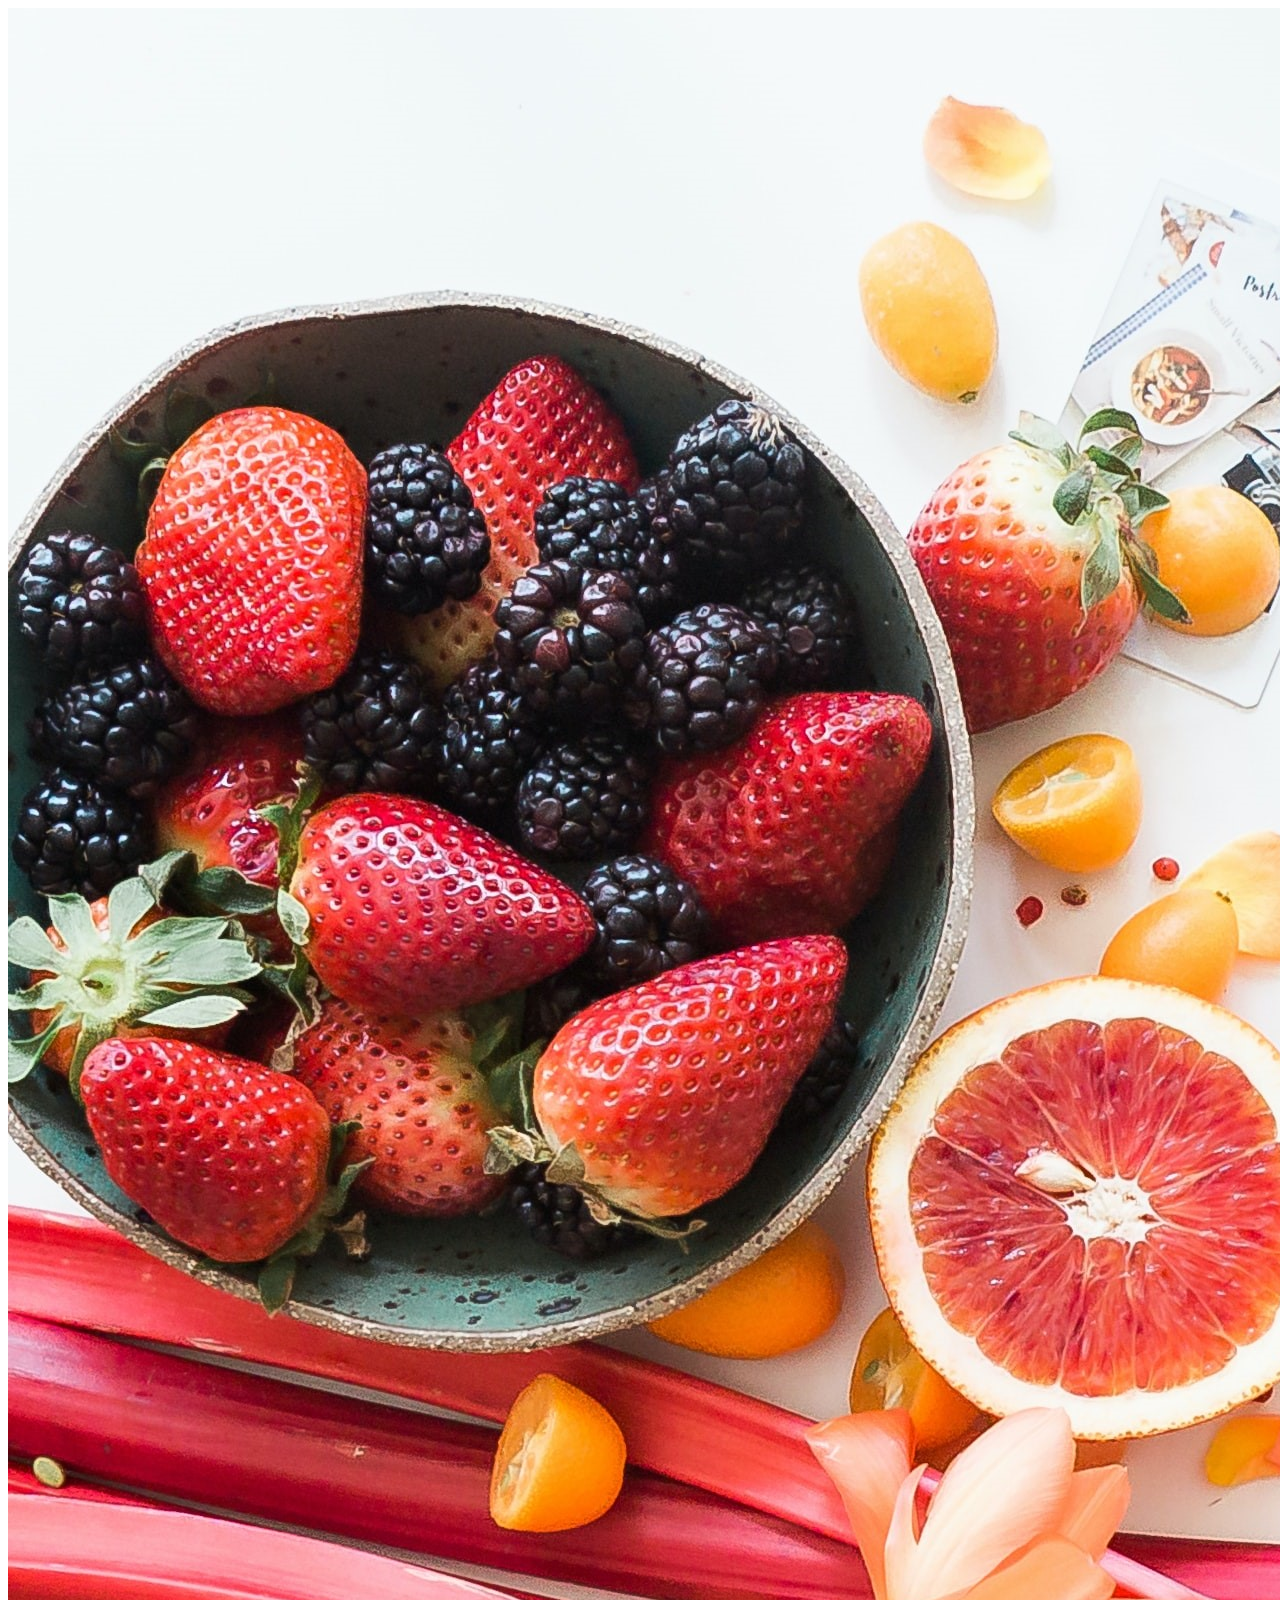
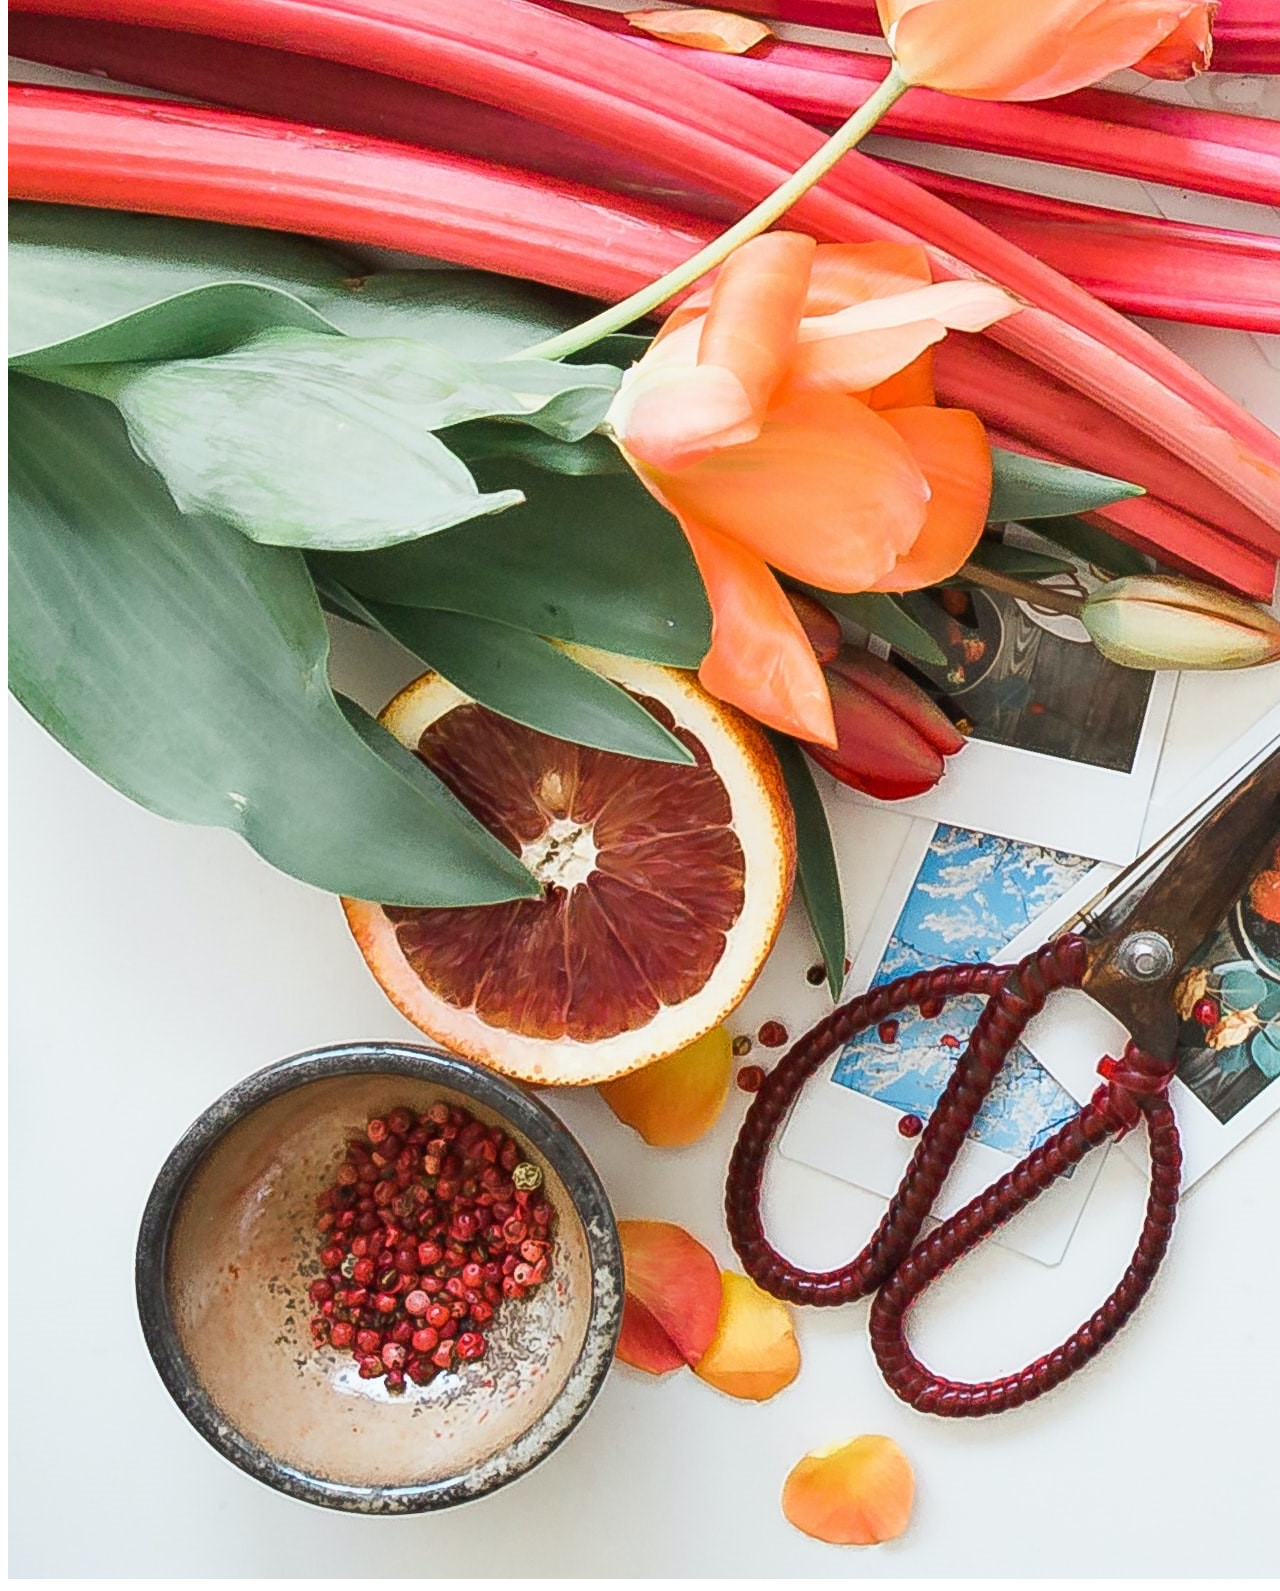
<file: voucher.html>
<!DOCTYPE html>
<html lang="en">
<head>
    <meta charset="UTF-8">
    <meta name="viewport" content="width=device-width, initial-scale=1.0">
    <meta http-equiv="X-UA-Compatible" content="ie=edge">
     <link rel="stylesheet" href="https://stackpath.bootstrapcdn.com/bootstrap/4.5.0/css/bootstrap.min.css" integrity="sha384-9aIt2nRpC12Uk9gS9baDl411NQApFmC26EwAOH8WgZl5MYYxFfc+NcPb1dKGj7Sk" crossorigin="anonymous">
    <script src="https://ajax.googleapis.com/ajax/libs/jquery/3.5.1/jquery.min.js"></script>
    <script src="https://code.jquery.com/jquery-3.5.1.slim.min.js" integrity="sha384-DfXdz2htPH0lsSSs5nCTpuj/zy4C+OGpamoFVy38MVBnE+IbbVYUew+OrCXaRkfj" crossorigin="anonymous"></script>
    <script src="https://cdn.jsdelivr.net/npm/popper.js@1.16.0/dist/umd/popper.min.js" integrity="sha384-Q6E9RHvbIyZFJoft+2mJbHaEWldlvI9IOYy5n3zV9zzTtmI3UksdQRVvoxMfooAo" crossorigin="anonymous"></script>
    <script src="https://stackpath.bootstrapcdn.com/bootstrap/4.5.0/js/bootstrap.min.js" integrity="sha384-OgVRvuATP1z7JjHLkuOU7Xw704+h835Lr+6QL9UvYjZE3Ipu6Tp75j7Bh/kR0JKI" crossorigin="anonymous"></script>
    <link rel="stylesheet" href="assets/css/style.css" type="text/css"/>
    <title>Lunchroom Frisz</title>
</head>
<body>
        <img src="voucher.jpg" class="img-fluid" alt="Responsive image">
</body>
</html>
</file>
<file: assets/css/style.css>
@import url('https://fonts.googleapis.com/css?family=Amatic+SC:400,700|Fredericka+the+Great|Oswald:400,500,600,700&display=swap');
/*---------------------------------------------- attributes*/

body {
    font-family: Fredericka the Great, cursive;
}


nav  a :hover {
    background-color: #bdecb6;
    color: #421349;
    font-size: 150%;
}

nav ul :hover {
    background-color: #bdecb6;
    color: #421349;
    font-size: 110%;
}

#hero-image {
  height: 100%;
  width: 100%;
  overflow: hidden;
  background: url("../images/brooke-lark.jpg");
  background-position: center;
  background-repeat: no-repeat;
  background-size: cover;
  padding: 20px 0px 20px 0px;
  margin: 0px;
}

#hero-text {
   text-transform: uppercase;
   letter-spacing: 8px;

   height: 200px;

   padding: 40px 40px 40px 40px;

   background-color: rgba(189, 236, 182, .7);

  position: relative;
  float: right;

  text-align: center;
  overflow: hidden;
}

i {
    font-family: Fredericka the Great, cursive;
    text-transform: uppercase;
    font-size: 100%;
    color: #421349;
    text-align: center;
    padding: 10px 0px 10px 0px;
    display: block;
}

h1 {
    font-family: Fredericka the Great, cursive;
    color: #421349;
    text-align: center;
    padding: 5px 0px 5px 0px;
    border: 5px rgba(66, 19, 73, .5);
    border-style: groove none groove none;
    font-size: min(max(40px, 8vw), 50px);
    text-overflow: clip;
}

h2 {
    font-family: Fredericka the Great, cursive;
    font-size: 200%;
    color: #421349;
    text-align: left;
    padding: 5px 5px 5px 10px;
}


h3 {
    font-family: Fredericka the Great, cursive;
    font-size: 150%;
    color: #421349;
    text-align: center;
    padding: 20px 0px 20px 0px;
}

p {
    font-family: Fredericka the Great, cursive;
    font-size: 100%;
    color: #421349;
    text-align: justify;
    padding: 0px 0px 5px 0px;
}

section {
}

header {
}


footer {
   background-color: #bdecb6;
   left: 0;
   bottom: 0;
   width: 100%;
   color: #421349;
   text-align: center;
   padding: 5px;
   margin-top: 20px;
}

footer a {
    color: #421349;
    margin-top: 20px;
}

footer a :hover {
     text-decoration: none;
}
/*----------------------------------------------Classes */
.navbar {
    background-color: #bdecb6;
    padding: 15px;
    margin: 0px;
    color: #421349;
}

.menuitem {
    font-family: Fredericka the Great, cursive;
    list-style-type: none;  
    padding: 10px; 
}
#circles {
  text-align: center;
}

#circle-cover-bg1 {
  background: url("../images/North_Brabant-Flag.png")
  center;
  background-size: contain;
  height: 150px;
  width: 150px;
  border-radius: 50%;
  align-content: center;
  margin: 20px;
}

#circle-cover-bg2 {
  background: url("../images/arno-smit.jpg")
  center;
  background-size: contain;
  height: 150px;
  width: 150px;
  border-radius: 50%;
  position: center;
  margin: 20px;
}

#circle-cover-bg3 {
  background: url("../images/nadine-primeau.jpg")
  center;
  background-size: cover;
  height: 150px;
  width: 150px;
  border-radius: 50%;
  position: center;
  margin: 20px;
}

#headercontainer {
    margin: 0;
    padding: 20px;
    text-align: center;
}

#textcontainer {
    text-align: center;
}

#textcontainer2 {
     align-content: center;
}
.card {
    border: 5px solid #421349;
    width: 50%;
    position: relative center;
}

.dropdown-menu {
    background-color: #bdecb6;
    color: #421349;
}

.dropdown-item {
    background-color: #bdecb6;
    color: #421349;
    font-weight: 200;
}

.dropdown-menu :hover{
    background-color: #bdecb6;
    color: #421349;
}

.dropdown-item {
    background-color: #bdecb6;
    color: #421349;
    font-weight: 100%;
}

.btn {
    background-color: #bdecb6;
    color: #421349;
    font-weight: 100%;
}

.drinks {
    object-fit: contain;
}

#voucher {
  height: 100%;
  width: 100%;
  overflow: fill;
  background: url("../images/voucher.jpg");
}
</file>
